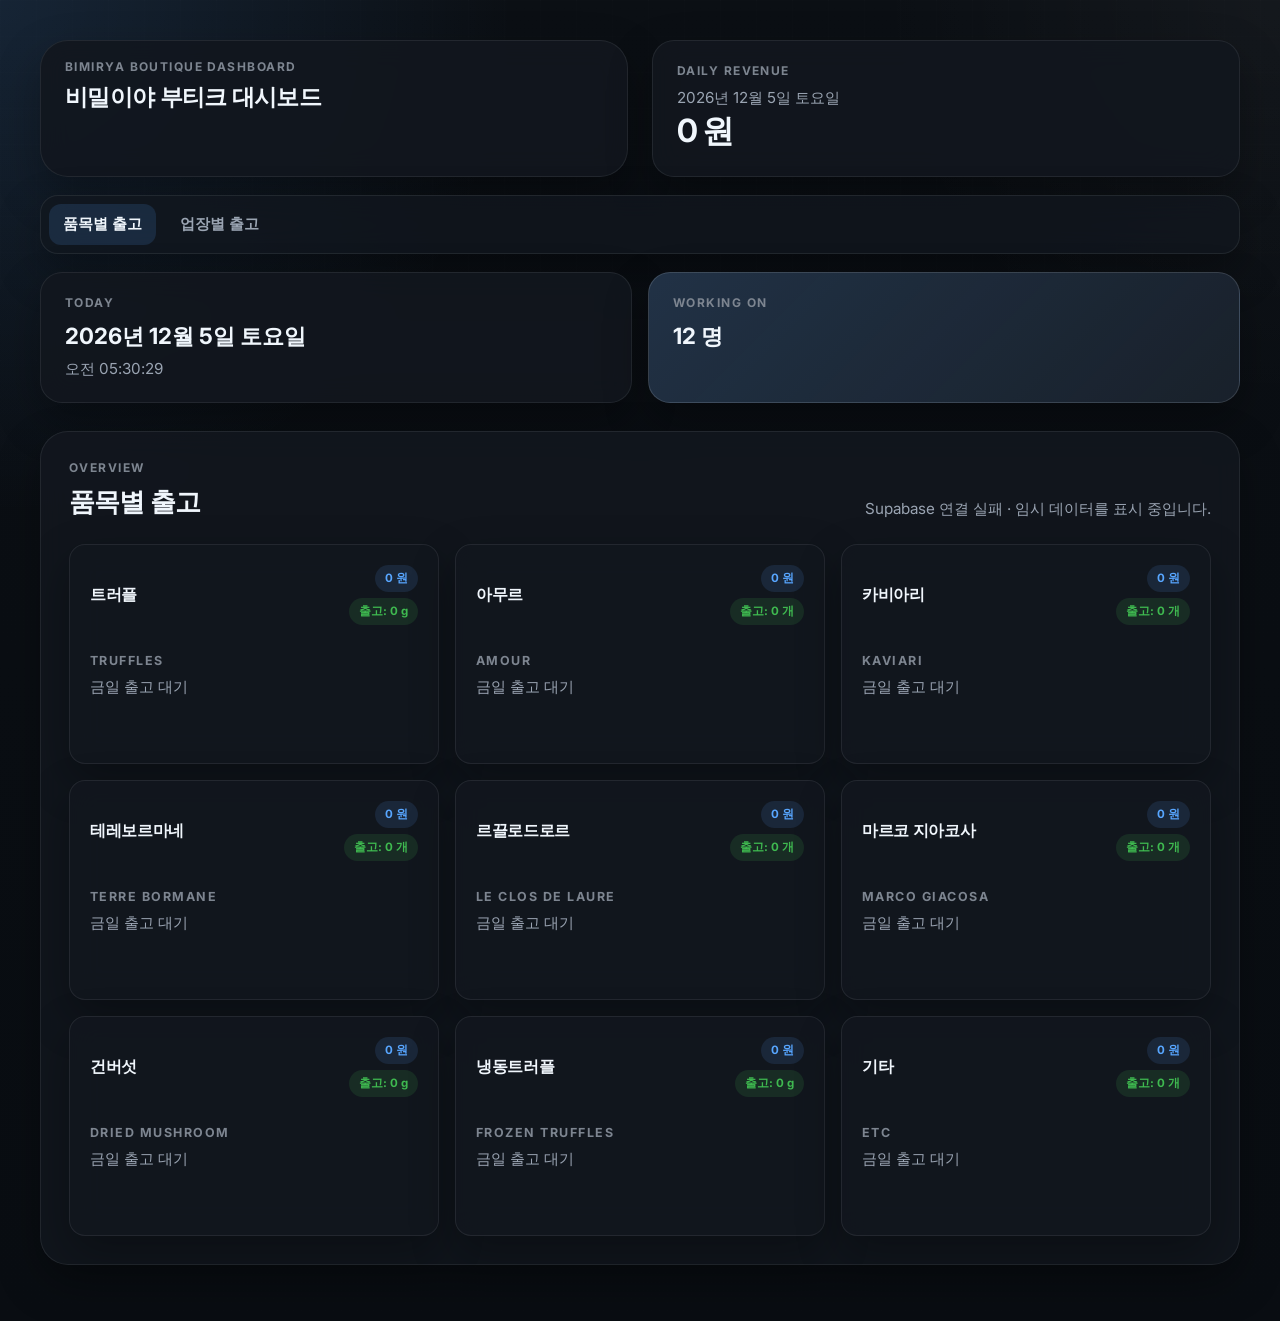
<file: index.html>
<!DOCTYPE html>
<html lang="ko">
  <head>
    <meta charset="UTF-8" />
    <meta name="viewport" content="width=device-width, initial-scale=1.0" />
    <title>비밀이야 부티크 | Bimirya Boutique</title>
    <meta
      name="description"
      content="비밀이야 부티크 대시보드 - 정적 웹사이트 기반 다크 모드 대시보드"
    />
    <link rel="preconnect" href="https://fonts.googleapis.com" />
    <link rel="preconnect" href="https://fonts.gstatic.com" crossorigin />
    <link
      href="https://fonts.googleapis.com/css2?family=Inter:wght@400;500;600;700;800&display=swap"
      rel="stylesheet"
    />
    <link rel="stylesheet" href="./styles.css" />
  </head>
  <body>
    <div class="page-shell">
      <header class="topbar">
        <div class="brand">
          <p class="eyebrow">Bimirya Boutique Dashboard</p>
          <h1>비밀이야 부티크 대시보드</h1>
        </div>

        <div class="status-card summary-card">
          <p class="status-label">Daily Revenue</p>
          <span id="dailySalesDate">-</span>
          <strong id="dailySales">0 원</strong>
        </div>
      </header>

      <nav class="page-nav" aria-label="Dashboard Navigation">
        <a class="page-link page-link-active" href="./index.html">품목별 출고</a>
        <a class="page-link" href="./venues.html">업장별 출고</a>
      </nav>

      <section class="info-row">
        <div class="status-card">
          <p class="status-label">Today</p>
          <strong id="currentDate">-</strong>
          <span id="currentTime">-</span>
        </div>

        <div class="status-card status-card-accent">
          <p class="status-label">Working On</p>
          <strong id="staffCount">12 명</strong>
        </div>
      </section>

      <main class="dashboard">
        <div class="section-head">
          <div>
            <p class="eyebrow">Overview</p>
            <h2>품목별 출고</h2>
          </div>
          <p id="sectionNote" class="section-note">현재는 임시 데이터로 구성되어 있습니다.</p>
        </div>

        <section id="dashboardGrid" class="dashboard-grid" aria-live="polite"></section>
      </main>
    </div>

    <template id="cardTemplate">
      <article class="dashboard-card">
        <div class="card-top">
          <h3 class="card-title"></h3>
          <span class="card-chip"></span>
        </div>
        <p class="card-label"></p>
        <p class="card-metric"></p>
        <p class="card-note"></p>
        <ul class="card-list"></ul>
      </article>
    </template>

    <script src="./app.js"></script>
  </body>
</html>
</file>
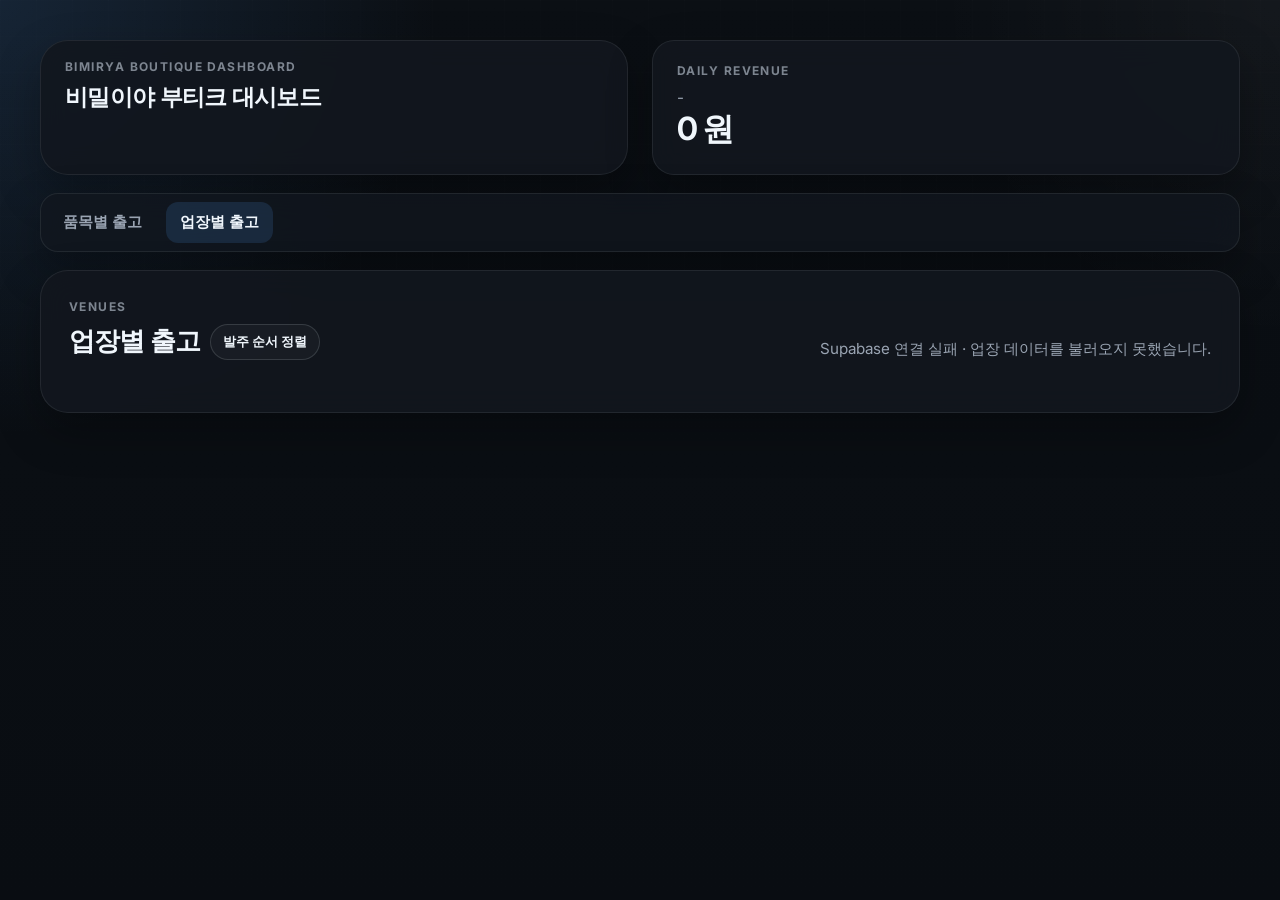
<file: venues.html>
<!DOCTYPE html>
<html lang="ko">
  <head>
    <meta charset="UTF-8" />
    <meta name="viewport" content="width=device-width, initial-scale=1.0" />
    <title>업장별 출고 | 비밀이야 부티크</title>
    <meta
      name="description"
      content="비밀이야 부티크 대시보드 - 업장별 출고 현황"
    />
    <link rel="preconnect" href="https://fonts.googleapis.com" />
    <link rel="preconnect" href="https://fonts.gstatic.com" crossorigin />
    <link
      href="https://fonts.googleapis.com/css2?family=Inter:wght@400;500;600;700;800&display=swap"
      rel="stylesheet"
    />
    <link rel="stylesheet" href="./styles.css" />
  </head>
  <body>
    <div class="page-shell">
      <header class="topbar">
        <div class="brand">
          <p class="eyebrow">Bimirya Boutique Dashboard</p>
          <h1>비밀이야 부티크 대시보드</h1>
        </div>

        <div class="status-card summary-card">
          <p class="status-label">Daily Revenue</p>
          <span id="venueDate">-</span>
          <strong id="venueSales">0 원</strong>
        </div>
      </header>

      <nav class="page-nav" aria-label="Dashboard Navigation">
        <a class="page-link" href="./index.html">품목별 출고</a>
        <a class="page-link page-link-active" href="./venues.html">업장별 출고</a>
      </nav>

      <main class="dashboard">
        <div class="section-head">
          <div>
            <p class="eyebrow">Venues</p>
            <div class="section-title-row">
              <h2>업장별 출고</h2>
              <button id="sortToggle" class="sort-toggle" type="button">발주 순서 정렬</button>
            </div>
          </div>
          <p id="venueSectionNote" class="section-note">업장별 출고 데이터를 불러오는 중입니다.</p>
        </div>

        <section id="venueGrid" class="dashboard-grid venue-grid" aria-live="polite"></section>
      </main>
    </div>

    <template id="venueCardTemplate">
      <article class="dashboard-card venue-card">
        <div class="card-top">
          <h3 class="card-title"></h3>
          <span class="card-chip">
            <span class="card-sales"></span>
          </span>
        </div>
        <p class="card-label">Venue Shipment</p>
        <p class="card-note"></p>
        <ul class="card-list"></ul>
      </article>
    </template>

    <script src="./venues.js"></script>
  </body>
</html>
</file>
<file: styles.css>
:root {
  --bg: #0b0f14;
  --bg-soft: #11161d;
  --panel: rgba(18, 23, 31, 0.9);
  --panel-strong: #161b22;
  --panel-hover: #1b2430;
  --line: rgba(240, 246, 252, 0.08);
  --line-strong: rgba(240, 246, 252, 0.14);
  --text: #f0f6fc;
  --muted: #9aa4b2;
  --soft: #7d8590;
  --accent: #58a6ff;
  --accent-bg: rgba(88, 166, 255, 0.12);
  --success: #3fb950;
  --success-bg: rgba(63, 185, 80, 0.14);
  --shadow: 0 18px 45px rgba(0, 0, 0, 0.3);
  --radius-xl: 28px;
  --radius-lg: 22px;
  --radius-md: 16px;
}

* {
  box-sizing: border-box;
}

html,
body {
  margin: 0;
  min-height: 100%;
}

body {
  font-family: "Inter", sans-serif;
  color: var(--text);
  background:
    radial-gradient(circle at top left, rgba(88, 166, 255, 0.14), transparent 28%),
    radial-gradient(circle at top right, rgba(255, 255, 255, 0.04), transparent 22%),
    linear-gradient(180deg, #0b0f14 0%, #090d12 100%);
}

body::before {
  content: "";
  position: fixed;
  inset: 0;
  pointer-events: none;
  background-image: linear-gradient(rgba(255, 255, 255, 0.02) 1px, transparent 1px),
    linear-gradient(90deg, rgba(255, 255, 255, 0.02) 1px, transparent 1px);
  background-size: 36px 36px;
  mask-image: linear-gradient(180deg, rgba(0, 0, 0, 0.45), transparent 92%);
}

.page-shell {
  width: min(1200px, calc(100% - 32px));
  margin: 0 auto;
  padding: 40px 0 56px;
}

.topbar {
  display: grid;
  grid-template-columns: repeat(2, minmax(0, 1fr));
  gap: 24px;
  margin-bottom: 18px;
}

.page-nav {
  display: flex;
  gap: 10px;
  margin-bottom: 18px;
  padding: 8px;
  border-radius: 18px;
  border: 1px solid var(--line);
  background: rgba(18, 23, 31, 0.76);
  box-shadow: var(--shadow);
  backdrop-filter: blur(14px);
}

.page-link {
  padding: 10px 14px;
  border-radius: 12px;
  color: var(--muted);
  text-decoration: none;
  font-size: 0.95rem;
  font-weight: 600;
  transition:
    background-color 0.18s ease,
    color 0.18s ease,
    transform 0.18s ease;
}

.page-link:hover {
  color: var(--text);
  background: rgba(255, 255, 255, 0.04);
  transform: translateY(-1px);
}

.page-link-active {
  color: var(--text);
  background: rgba(88, 166, 255, 0.14);
}

.brand,
.status-card,
.dashboard,
.dashboard-card {
  background: var(--panel);
  border: 1px solid var(--line);
  box-shadow: var(--shadow);
  backdrop-filter: blur(14px);
}

.brand {
  border-radius: var(--radius-xl);
  padding: 18px 24px;
}

.eyebrow {
  margin: 0 0 10px;
  color: var(--soft);
  font-size: 12px;
  font-weight: 700;
  letter-spacing: 0.12em;
  text-transform: uppercase;
}

.brand h1,
.section-head h2,
.status-card strong,
.card-title {
  margin: 0;
}

.brand h1 {
  font-size: clamp(1.15rem, 2vw, 1.45rem);
  line-height: 1.2;
  letter-spacing: -0.03em;
  font-weight: 600;
}

.status-card {
  border-radius: var(--radius-lg);
  padding: 22px 24px;
}

.info-row {
  display: grid;
  grid-template-columns: repeat(2, minmax(0, 1fr));
  gap: 16px;
  margin-bottom: 28px;
}

.status-card strong,
.status-card span {
  display: block;
}

.status-label {
  margin: 0 0 10px;
  color: var(--soft);
  font-size: 12px;
  font-weight: 700;
  letter-spacing: 0.12em;
  text-transform: uppercase;
}

.status-card strong {
  font-size: clamp(1.1rem, 2vw, 1.4rem);
  line-height: 1.4;
}

.status-card span {
  margin-top: 8px;
  color: var(--muted);
  font-size: 0.95rem;
}

.status-card-accent {
  background:
    linear-gradient(135deg, rgba(88, 166, 255, 0.16), rgba(88, 166, 255, 0.04)),
    var(--panel-strong);
  border-color: var(--line-strong);
}

.summary-card strong {
  font-size: clamp(1.5rem, 3vw, 2rem);
  letter-spacing: -0.04em;
}

.summary-card span {
  margin-top: 0;
}

.dashboard {
  border-radius: var(--radius-xl);
  padding: 28px;
}

.section-head {
  display: flex;
  justify-content: space-between;
  gap: 16px;
  align-items: end;
  margin-bottom: 24px;
}

.section-head h2 {
  font-size: clamp(1.4rem, 2vw, 1.9rem);
  letter-spacing: -0.03em;
}

.section-title-row {
  display: flex;
  align-items: center;
  gap: 10px;
  flex-wrap: wrap;
}

.sort-toggle {
  border: 1px solid var(--line-strong);
  background: rgba(255, 255, 255, 0.03);
  color: var(--text);
  border-radius: 999px;
  padding: 8px 12px;
  font: inherit;
  font-size: 0.82rem;
  font-weight: 700;
  cursor: pointer;
  transition:
    background-color 0.18s ease,
    border-color 0.18s ease,
    transform 0.18s ease;
}

.sort-toggle:hover {
  background: rgba(88, 166, 255, 0.12);
  border-color: rgba(88, 166, 255, 0.28);
  transform: translateY(-1px);
}

.section-note {
  margin: 0;
  color: var(--muted);
  font-size: 0.95rem;
  text-align: right;
}

.dashboard-grid {
  display: grid;
  grid-template-columns: repeat(3, minmax(0, 1fr));
  gap: 16px;
}

.dashboard-card {
  border-radius: var(--radius-md);
  padding: 20px;
  min-height: 220px;
  transition:
    transform 0.18s ease,
    background-color 0.18s ease,
    border-color 0.18s ease,
    box-shadow 0.18s ease;
}

.dashboard-card:hover {
  transform: translateY(-3px);
  background: var(--panel-hover);
  border-color: var(--line-strong);
  box-shadow: 0 22px 48px rgba(0, 0, 0, 0.34);
}

.card-top {
  display: flex;
  justify-content: space-between;
  gap: 12px;
  align-items: center;
  margin-bottom: 28px;
}

.card-title {
  font-size: 1rem;
  font-weight: 700;
  letter-spacing: -0.02em;
}

.card-chip {
  display: grid;
  gap: 6px;
  justify-items: end;
  text-align: right;
}

.card-sales,
.card-quantity-inline {
  padding: 6px 10px;
  border-radius: 999px;
  background: var(--accent-bg);
  color: var(--accent);
  font-size: 0.72rem;
  font-weight: 700;
}

.card-quantity-inline {
  background: var(--success-bg);
  color: var(--success);
}

.card-metric {
  margin: 0 0 8px;
  font-size: 1.4rem;
  font-weight: 700;
  letter-spacing: -0.03em;
}

.card-label {
  margin: 0 0 6px;
  color: var(--soft);
  font-size: 0.78rem;
  font-weight: 700;
  letter-spacing: 0.12em;
  text-transform: uppercase;
}

.card-note {
  margin: 0 0 16px;
  color: var(--muted);
  font-size: 0.95rem;
  line-height: 1.5;
}

.card-list {
  list-style: none;
  margin: 0;
  padding: 0;
  display: grid;
  gap: 8px;
}

.card-list li {
  display: flex;
  justify-content: space-between;
  gap: 12px;
  align-items: center;
  padding: 10px 12px;
  border-radius: 12px;
  background: rgba(255, 255, 255, 0.03);
  border: 1px solid rgba(240, 246, 252, 0.05);
}

.item-name {
  color: var(--text);
  font-size: 0.9rem;
  line-height: 1.45;
}

.item-qty {
  color: var(--accent);
  font-size: 0.82rem;
  font-weight: 700;
  white-space: nowrap;
}

.venue-grid {
  grid-template-columns: repeat(3, minmax(0, 1fr));
}

.venue-card .card-top {
  margin-bottom: 18px;
  display: grid;
  grid-template-columns: minmax(0, 1fr) auto;
  gap: 12px;
  align-items: start;
}

.venue-card .card-note {
  margin-bottom: 14px;
}

.venue-card .card-title {
  min-width: 0;
  line-height: 1.4;
  overflow-wrap: anywhere;
}

.venue-card .card-chip,
.venue-card .card-sales {
  white-space: nowrap;
}

.venue-card .card-list li {
  align-items: start;
}

.venue-card .item-name {
  font-size: 0.92rem;
}

@media (max-width: 1080px) {
  .topbar {
    grid-template-columns: 1fr;
  }

  .info-row {
    grid-template-columns: 1fr 1fr;
  }

}

@media (max-width: 768px) {
  .page-shell {
    width: min(100% - 20px, 100%);
    padding: 20px 0 40px;
  }

  .brand,
  .dashboard,
  .status-card {
    padding: 22px;
  }

  .info-row {
    grid-template-columns: 1fr;
  }

  .section-head {
    flex-direction: column;
    align-items: start;
  }

  .section-title-row {
    align-items: start;
  }

  .section-note {
    text-align: left;
  }

  .dashboard-grid {
    grid-template-columns: repeat(2, minmax(0, 1fr));
  }

  .venue-grid {
    grid-template-columns: repeat(2, minmax(0, 1fr));
  }
}

@media (max-width: 420px) {
  .dashboard-card {
    min-height: 150px;
    padding: 18px;
  }

  .card-top {
    margin-bottom: 22px;
  }
}
</file>
